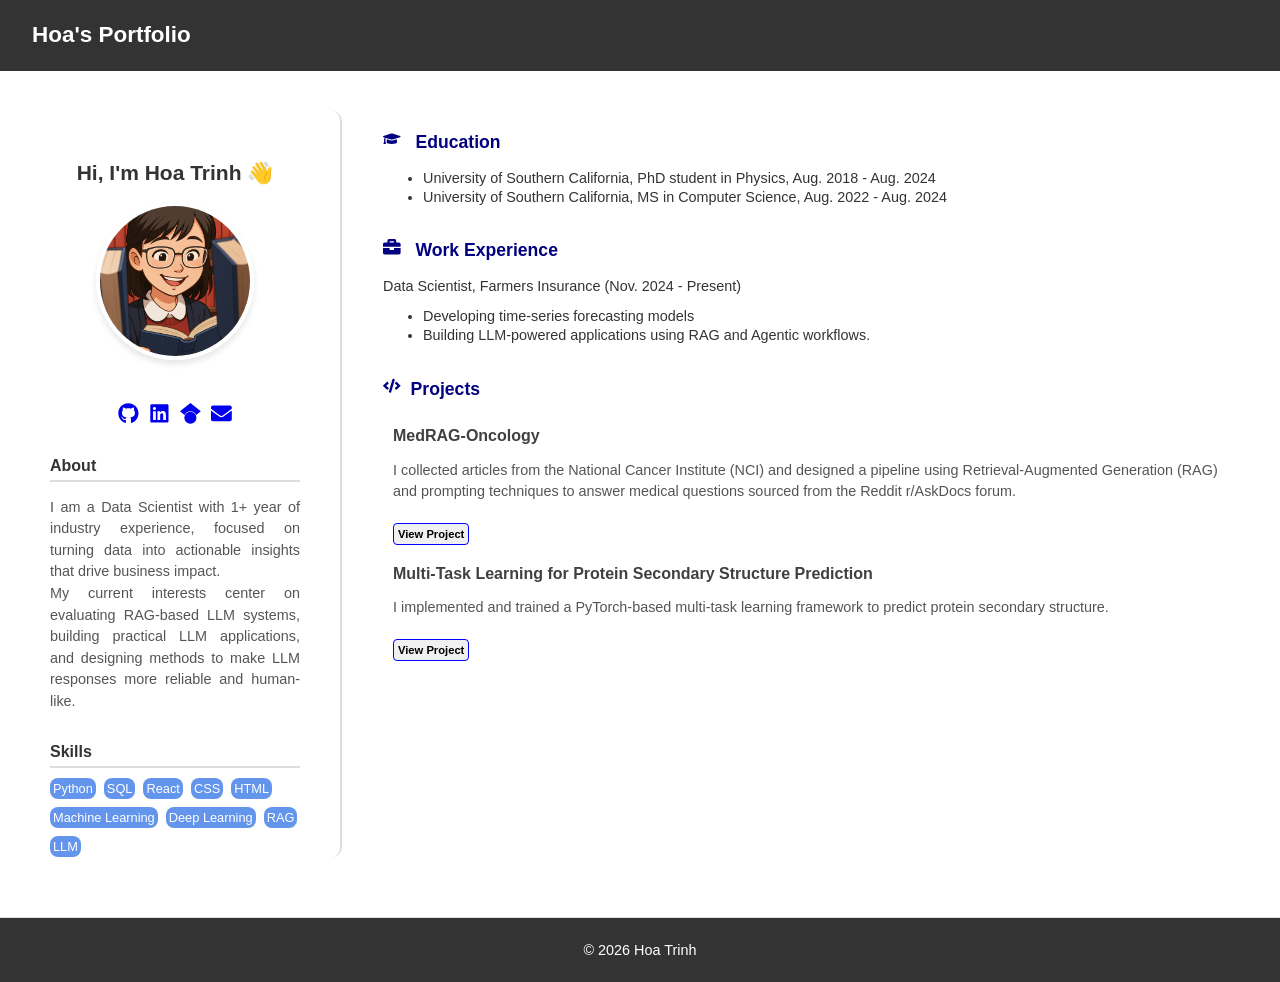
<file: index.html>
<!doctype html>
<html lang="en">
  <head>
    <meta charset="UTF-8" />
    <link rel="icon" type="image/svg+xml" href="/vite.svg" />
    <meta name="viewport" content="width=device-width, initial-scale=1.0" />
    <title>my-portfolio</title>
    <script type="module" crossorigin src="/assets/index-D9BH9rrz.js"></script>
    <link rel="stylesheet" crossorigin href="/assets/index-BWOyVK9M.css">
  </head>
  <body>
    <div id="root"></div>
  </body>
</html>
</file>
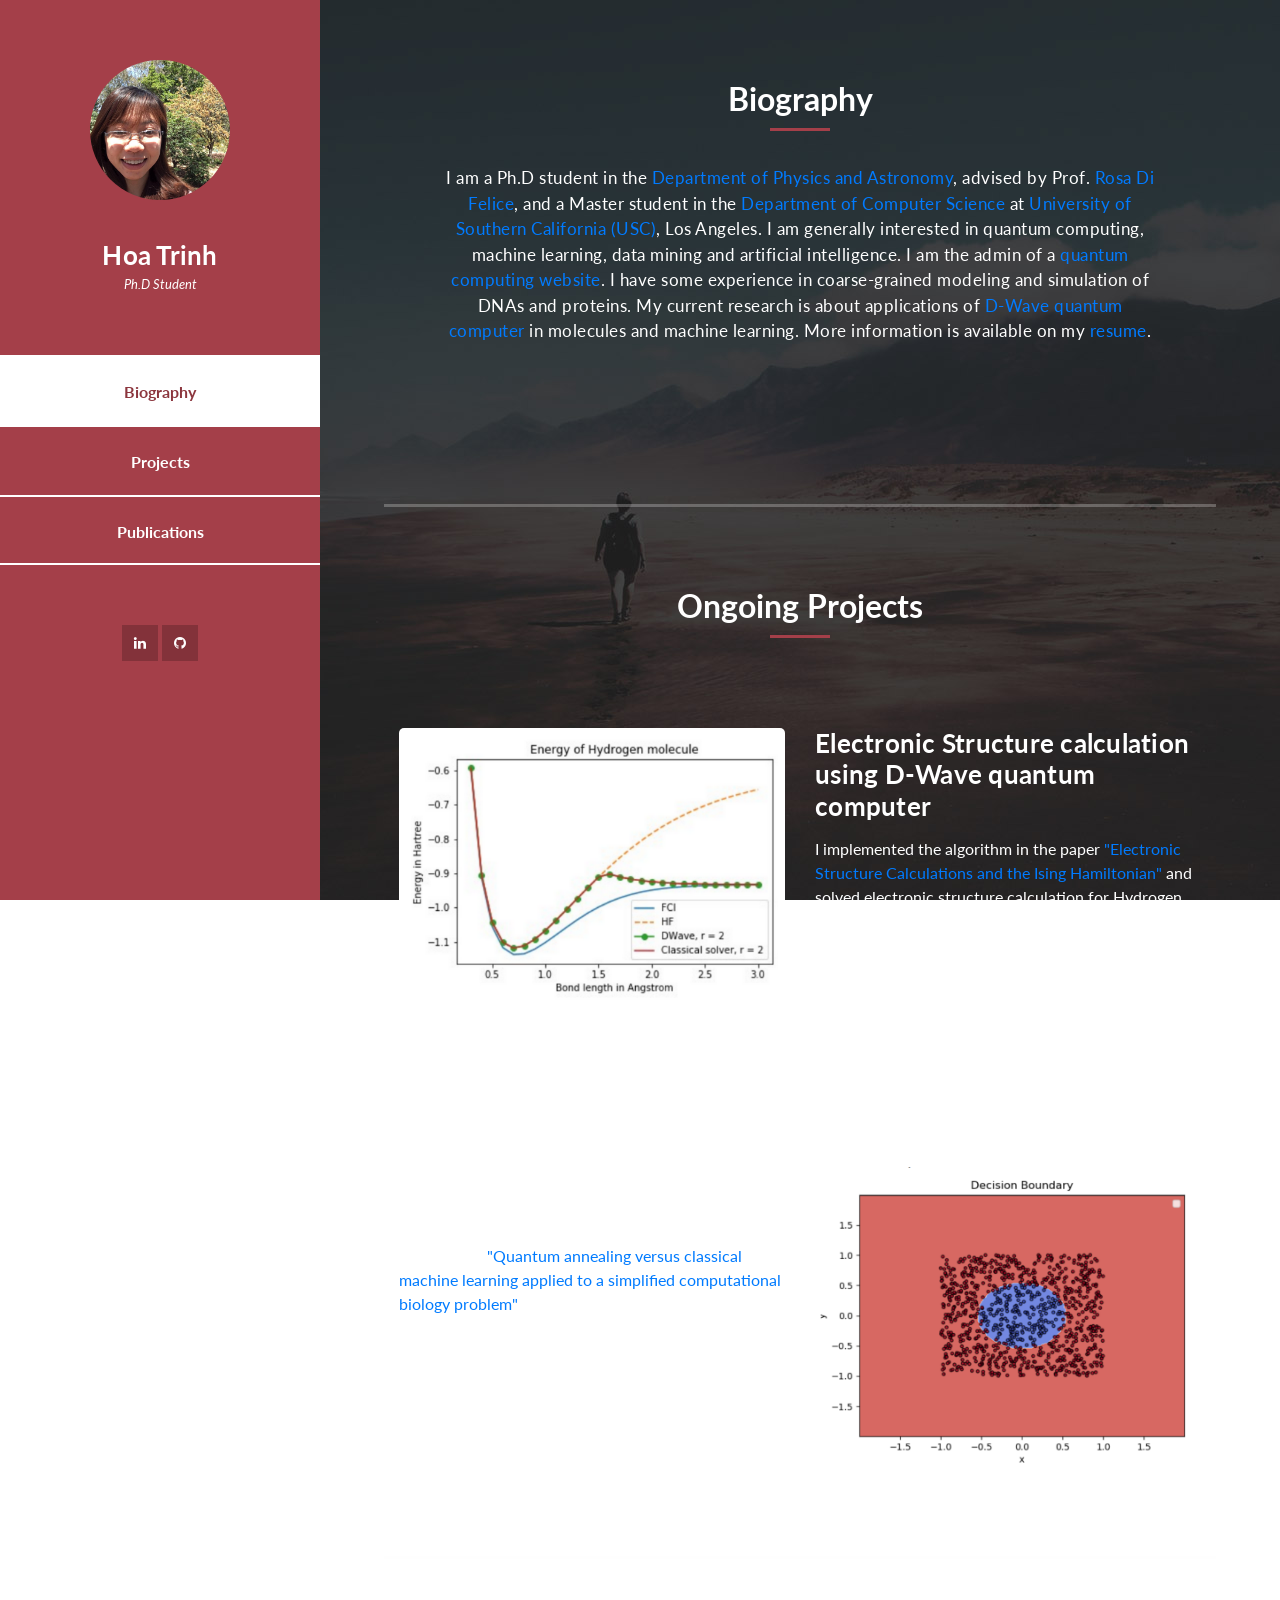
<file: index_v1.html>
<!DOCTYPE html>
<html lang="en">
  <head>
    <meta charset="utf-8" />
    <meta
      name="viewport"
      content="width=device-width, initial-scale=1, shrink-to-fit=no"
    />
    <meta name="description" content="" />
    <meta name="author" content="" />
    <link
      href="https://fonts.googleapis.com/css?family=Lato:100,300,400,700,900"
      rel="stylesheet"
    />

    <title>Hoa Trinh</title>
<!--
Reflux Template
https://templatemo.com/tm-531-reflux
-->
    <!-- Bootstrap core CSS -->
    <link href="vendor/bootstrap/css/bootstrap.min.css" rel="stylesheet" />

    <!-- Additional CSS Files -->
    <link rel="stylesheet" href="assets/css/fontawesome.css" />
    <link rel="stylesheet" href="assets/css/templatemo-style.css" />
    <link rel="stylesheet" href="assets/css/owl.css" />
    <link rel="stylesheet" href="assets/css/lightbox.css" />
  </head>

  <body>
    <div id="page-wraper">
      <!-- Sidebar Menu -->
      <div class="responsive-nav">
        <i class="fa fa-bars" id="menu-toggle"></i>
        <div id="menu" class="menu">
          <i class="fa fa-times" id="menu-close"></i>
          <div class="container">
            <div class="image">
              <a href="#"><img src="assets/images/profile2.jpg" alt="" /></a>
            </div>
            <div class="author-content">
              <h4>Hoa Trinh</h4>
              <span>Ph.D Student</span>
            </div>
            <nav class="main-nav" role="navigation">
              <ul class="main-menu">
                <li><a href="#section1">Biography</a></li>
                <li><a href="#section2">Projects</a></li>
                <li><a href="#section3">Publications</a></li>
              </ul>
            </nav>
            <div class="social-network">
              <ul class="soial-icons">


                <li>
                  <a href="https://www.linkedin.com/in/trinh-l-a37a84154/" target="_blank"><i class="fa fa-linkedin"></i></a>
                </li>

                <li>
                  <a href="https://github.com/hoatrinhusc" target="_blank"><i class="fa fa-github"></i></a>
                </li>
              </ul>
            </div>
          </div>
        </div>
      </div>

      <section class="section about-me" data-section="section1">
        <div class="container">
          <div class="section-heading">
            <h2>Biography</h2>
            <div class="line-dec"></div>
            <br>
            <span>

              I am a Ph.D student in the <a href="https://dornsife.usc.edu/physics/" target="_blank">
              Department of Physics and Astronomy</a>, advised by Prof.
              <a href="https://dornsife.usc.edu/cf/faculty-and-staff/faculty.cfm?pid=1044323" target="_blank"> Rosa Di Felice</a>,
              and a Master student in the <a href="https://www.cs.usc.edu/" target="_blank">
              Department of Computer Science</a> at
              <a href="https://www.usc.edu/" target="_blank"> University of Southern California (USC)</a>, Los Angeles.

              I am generally interested in quantum computing, machine learning, data mining and artificial intelligence.
              I am the admin of a  <a href="https://q4q.usc.edu/" target="_blank">quantum computing website</a>.
              I have some experience in coarse-grained modeling and simulation of DNAs and proteins.
              My current research is about applications of <a href="https://www.dwavesys.com/" target="+blank">
              D-Wave quantum computer</a> in molecules and machine learning.
              More information is available on my <a href="Hoa_CV_2021.pdf" target="_blank">resume</a>.

            </span>

          </div>


        </div>
      </section>

       <section class="section research" data-section="section2">
        <div class="container">
          <div class="section-heading">
            <h2>Ongoing Projects</h2>
            <div class="line-dec"></div>
          </div>
          <div class="left-image-post">
            <div class="row">
              <div class="col-md-6">
                <div class="left-image">
                  <img src="assets/images/h2.png" alt="" />
                </div>
              </div>
              <div class="col-md-6">
                <div class="right-text">
                  <h4>Electronic Structure calculation using D-Wave quantum computer</h4>
                  <p>
                    I implemented the algorithm in the paper <a href="https://pubs.acs.org/doi/10.1021/acs.jpcb.7b10371" target="_blank">
                    "Electronic Structure Calculations and the Ising Hamiltonian" </a> and solved electronic structure calculation
                    for Hydrogen molecule using D-Wave. However, this algorithm suffers from exponential space complexity, which prevents
                    studying larger molecules on the current quantum computer device. I am currently working on improving their algorithm.
                  </p>

                </div>
              </div>
            </div>
          </div>

          <div class="right-image-post">
            <div class="row">
              <div class="col-md-6">
                <div class="left-text">
                  <h4>Imbalanced Classification using D-Wave synthesized data </h4>
                  <p>
                    In the paper <a href="https://www.nature.com/articles/s41534-018-0060-8">
                    "Quantum annealing versus classical machine learning applied to a simplified computational biology problem"</a>,
                    the authors showed that their approach of combining ground states and excited states obtaining by D-Wave
                    produced a better AUC when the classification problem was highly imbalanced. I am interested in using D-Wave to
                    synthesize data for the minority class and improve the accuracy for imbalanced classification.
                  </p>

                </div>
              </div>
              <div class="col-md-6">
                <div class="right-image">
                  <img src="assets/images/decision.png" alt="" />
                </div>
              </div>
            </div>
          </div>
        </div>
      </section>

      <section class="section publications" data-section="section3">
        <div class="container">
          <div class="section-heading">
            <h2>Publications</h2>
            <div class="line-dec"></div>
            <br>
            <span>


              <ol>
                <li>Pengzhi Zhang, Swarnendu Tripathi, <b><u>Hoa Trinh</b></u>, Margaret S Cheung, <b>Opposing
                  Intermolecular Tuning of Ca 2+ Affinity for Calmodulin by Neurogranin and CaMKII Peptides</b>, Biophysical Journal (2017).</li>
                <li>Trinh X. Hoang, <b><u>Hoa Lan Trinh</b></u>, Achille Giacometti, Rudolf Podgornik, Jayanth R. Banavar,
                  and Amos Maritan, Phase diagram of the ground states of DNA condensates, Physical Review E (2015).</li>
              </ol>

            </span>

          </div>

        </div>

      </section>


    </div>

    <!-- Scripts -->
    <!-- Bootstrap core JavaScript -->
    <script src="vendor/jquery/jquery.min.js"></script>
    <script src="vendor/bootstrap/js/bootstrap.bundle.min.js"></script>

    <script src="assets/js/isotope.min.js"></script>
    <script src="assets/js/owl-carousel.js"></script>
    <script src="assets/js/lightbox.js"></script>
    <script src="assets/js/custom.js"></script>
    <script>
      //according to loftblog tut
      $(".main-menu li:first").addClass("active");

      var showSection = function showSection(section, isAnimate) {
        var direction = section.replace(/#/, ""),
          reqSection = $(".section").filter(
            '[data-section="' + direction + '"]'
          ),
          reqSectionPos = reqSection.offset().top - 0;

        if (isAnimate) {
          $("body, html").animate(
            {
              scrollTop: reqSectionPos
            },
            800
          );
        } else {
          $("body, html").scrollTop(reqSectionPos);
        }
      };

      var checkSection = function checkSection() {
        $(".section").each(function() {
          var $this = $(this),
            topEdge = $this.offset().top - 80,
            bottomEdge = topEdge + $this.height(),
            wScroll = $(window).scrollTop();
          if (topEdge < wScroll && bottomEdge > wScroll) {
            var currentId = $this.data("section"),
              reqLink = $("a").filter("[href*=\\#" + currentId + "]");
            reqLink
              .closest("li")
              .addClass("active")
              .siblings()
              .removeClass("active");
          }
        });
      };

      $(".main-menu").on("click", "a", function(e) {
        e.preventDefault();
        showSection($(this).attr("href"), true);
      });

      $(window).scroll(function() {
        checkSection();
      });
    </script>
  </body>
</html>
</file>
<file: assets/index-BWOyVK9M.css>
body{margin:0;padding:0;box-sizing:border-box;font-size:14px}#root{width:100%;margin:0;padding:0}.app-container{font-family:Arial,sans-serif;text-align:center;color:#333}.navbar{background-color:#333;color:#fff;padding-left:2rem;font-size:1.2rem;display:flex;justify-content:space-between;align-items:center;font-weight:700}.footer{text-align:center;padding:10px;background-color:#333;color:#fff;margin-top:20px;border-top:1px solid #ddd;font-size:.9rem}.navbar ul{list-style:none;display:flex;gap:20px;padding-right:20px}.welcome-section{margin-top:50px}.layout-container{display:flex;gap:40px;padding:40px;max-width:1200px;margin:0 auto;align-items:flex-start}.sidebar{width:270px;flex-shrink:0;border-right:2px solid #ddd;padding-right:30px;border-radius:10px;text-align:center;position:sticky;top:20px}.sidebar img{width:150px;height:150px;border-radius:50%;object-fit:cover;margin-bottom:20px;border:4px solid white;box-shadow:0 4px 6px #0000001a}.sidebar-section{margin-top:30px;text-align:left;padding:0 10px}.sidebar-section h3{font-size:1rem;margin-bottom:10px;border-bottom:2px solid #ddd;padding-bottom:5px}.sidebar-section p{line-height:1.5;color:#555;font-size:.9rem;text-align:justify;text-justify:inter-word}.skills-container{display:flex;flex-wrap:wrap;gap:8px}.skill-tag{background-color:#6495ed;color:#fff;padding:3px;border-radius:8px;font-size:.8rem;font-weight:500}.main-content{flex-grow:1}.item{padding:1px;margin-bottom:0;text-align:left}.item h3{color:navy;font-size:1.1rem}.social-links{display:flex;justify-content:center;gap:10px;margin-top:20px}.social-icon{font-size:1.3rem}.item ul li,.item p{margin-bottom:3px;font-size:.9rem}.project-card{background-color:#fff;padding:10px}.project-card h3{margin:0 0 10px;color:#404040;font-size:1rem}.project-card p{color:#555;font-size:.9rem;line-height:1.5;margin-bottom:20px;flex-grow:1}.project-card button{border:1px solid blue;padding:4px;border-radius:4px;font-weight:600;color:#000;background-color:#f0f0f0;font-size:.7rem}@media(max-width:768px){.layout-container{flex-direction:column}.sidebar{width:100%;position:static}}
</file>
<file: assets/css/templatemo-style.css>
/*

Reflux Template

https://templatemo.com/tm-531-reflux

*/

@import url(fontawesome.css);
@import url("https://fonts.googleapis.com/css?family=Lato:100,300,400,700,900");
body {
    font-family: 'Lato', sans-serif;
}

#page-wraper {
    background: url(../images/page-bg.jpg) no-repeat center center fixed;
    -webkit-background-size: cover;
    -moz-background-size: cover;
    -o-background-size: cover;
    background-size: cover;
    width: 100%;
}


/* Basic */

body {
    overflow-x: hidden;
}

input,
select,
textarea {
    outline: none;
}

a,
a:hover {
    text-decoration: none;
}

p {
    font-size: 16px;
    line-height: 24px;
    color: #fff;
}

h4 {
    font-size: 26px;
    font-weight: 700;
    color: #fff;
    letter-spacing: 0.25px;
}

img {
    width: 100%;
    overflow: hidden;
}

ul {
    padding: 0;
    margin: 0;
    list-style: none;
}

ul li {
    display: inline-block;
}

html {
    -webkit-box-sizing: border-box;
    -moz-box-sizing: border-box;
    box-sizing: border-box;
}

*,
*:before,
*:after {
    -webkit-box-sizing: inherit;
    -moz-box-sizing: inherit;
    box-sizing: inherit;
}

.clearfix {
    zoom: 1;
}

.clearfix:before,
.clearfix:after {
    content: "";
    display: table;
}

.clearfix:after {
    clear: both;
}

.container {
    margin: 0 auto;
}

.main-nav {
    text-align: center;
}

.main-nav li:last-child a {
    border-bottom: 2px solid #fff;
}

.main-nav li {
    display: block;
}

.main-nav li a {
    height: 70px;
    line-height: 70px;
    display: inline-block;
    font-size: 16px;
    font-weight: 700;
    color: #fff;
    width: 100%;
    transition: all 0.5s;
    border-top: 2px solid #fff;
}

.main-nav li:hover a,
.main-nav li.active a {
    background: #fff;
    color: #8c363e;
}

/* Sidebar Menu */

.menu .image {
    margin-top: 60px;
}

.menu .image img {
    width: 140px;
    height: 140px;
    border-radius: 50%;
    text-align: center;
}

.menu .author-content {
    margin: 40px 0px 60px 0px;
}

.menu .author-content h4 {
    margin-bottom: 0px;
}

.menu .author-content span {
    font-size: 13px;
    font-style: italic;
    color: #fff;
}

.menu .social-network {
    margin-top: 60px;
}

.menu .social-network ul li {
    margin: 0 3px;
}

.menu .social-network ul li a {
    width: 40px;
    height: 40px;
    display: inline-block;
    text-align: center;
    line-height: 40px;
    background-color: rgba(0, 0, 0, 0.2);
    color: #fff;
    font-size: 14px;
    transition: all 0.5s;
}

.menu .social-network ul li a:hover {
    background-color: #fff;
    color: #a43f49;
}

.menu .copyright-text {
    position: relative;
    margin-top: 60px;
}

.menu .copyright-text p {
    border-top: 1px solid rgba(250, 250, 250, 0.1);
    display: inline-block;
    width: 100%;
    padding-left: 30px;
    padding-right: 30px;
    padding-top: 30px;
    font-size: 13px;
}

.menu:before,
.menu:after {
    content: "";
    display: table;
}

.menu:after {
    clear: both;
}

.menu a {
    text-decoration: none;
    color: inherit;
}

.menu {
    text-align: center;
}

.menu::-webkit-scrollbar {
    display: none;
}

.menu {
    left: 10%;
  -webkit-transition: -webkit-transform 233ms cubic-bezier(0, 0, 0.21, 1);
  -webkit-overflow-scrolling: touch;
  background-color: #a43f49;
  box-sizing: border-box;
  height: 100vh;  
  max-height: 100vh !important;
  max-width: 80vw !important;
  min-width: 45px !important;
  outline: none;
  overflow-x: hidden !important;
  overflow-y: auto !important;
  padding: 0;
  position: fixed !important;
  top: calc(0px);  
  width: 20%;
  will-change: transform;
  z-index: 9999 !important;
}

.menu-toggle {
  color: #fff;
  cursor: pointer;
  font-size: 25px;
  position: fixed;
  right: 25px;
  top: 25px;
}

#menu-toggle {
    z-index: 999;
    cursor: pointer;
    position: fixed;
    top: 0;
    left: 0;
    color: #a43f49;
    background-color: #fff;
    width: 60px;
    height: 60px;
    text-align: center;
    display: inline-block;
    line-height: 60px;
}

.menu-close {
  cursor: pointer;
}

#menu-close {
    cursor: pointer;
    text-align: right;
    color: #a43f49;
    background-color: #fff;
    width: 100%;
    height: 60px;
    text-align: center;
    display: inline-block;
    line-height: 60px;
}


/* Section */

.section {
    color: #fff;
    width: 55%;
    right: 10%;
    left: 35%;
    position: relative;
    min-height: /*100*/40vh;
    padding-bottom: 80px;
    border-bottom: 3px solid rgba(250, 250, 250, 0.25);
}

.section-heading {
    text-align: center;
    padding: 80px 45px;
}

.section-heading h2 {
    font-size: 32px;
    font-weight: 700;
    color: #fff;
}

.section-heading .line-dec {
    width: 60px;
    height: 3px;
    background-color: #a43f49;
    margin: 10px auto;
}

.section-heading span {
    margin-top: 5px;
    font-size: /*16*/17px;
    color: #fff;
    letter-spacing: 0.5px;
}


/* Buttons */

.white-button a {
    display: inline-block;
    padding: 12px 20px;
    background-color: #fff;
    color: #a43f49;
    font-size: 13px;
    font-weight: 800;
    letter-spacing: 0.5px;
    text-transform: uppercase;
    transition: all 0.5s;
}

.white-button a:hover {
    background-color: #a43f49;
    color: #fff;
}

button {
    display: inline-block;
    padding: 10px 20px;
    background-color: #fff;
    color: #a43f49;
    font-size: 12px;
    font-weight: 800;
    letter-spacing: 0.5px;
    text-transform: uppercase;
    transition: all 0.5s;
    border: none;
    outline: none;
    cursor: pointer;
}

button:hover {
    outline: none;
    background-color: #a43f49;
    color: #fff;
}


/* Left & Right Post */

.right-image-post {
    margin-top: 60px;
    padding-top: 60px;
    border-top: 2px solid rgba(250, 250, 250, 0.1);
}

.left-image img,
.right-image img {
    border-radius: 5px;
}

.right-image-post h4,
.left-image-post h4 {
    margin-top: 30px;
}

.right-image-post p,
.left-image-post p {
    margin-top: 20px;
}

.right-image-post .white-button,
.left-image-post .white-button {
    margin-top: 30px;
}


/* Services */

.my-services .col-md-6 {
    padding-left: 5px;
    padding-right: 5px;
}

.service-item {
    margin-bottom: 10px;
    padding: 50px;
    background-color: rgba(250, 250, 250, 0.1);
    transition: all 0.5s;
}

.service-item h4 {
    transition: all 0.5s;
}

.service-item p {
    transition: all 0.5s;
}

.service-item:hover {
    background-color: rgba(250, 250, 250, 1);
}

.service-item:hover h4 {
    color: #1e1e1e;
}

.service-item:hover p {
    color: #4a4a4a;
}

.service-item .service-icon {
    width: 70px;
    height: 70px;
    display: inline-block;
    margin-bottom: 30px;
    background-size: cover;
    background-repeat: no-repeat;
    transition: all 0.5s;
}

.service-item .first-service-icon {
    background-image: url(../images/first-white-icon.png);
}

.service-item:hover .first-service-icon {
    background-image: url(../images/first-main-icon.png);
}

.service-item .second-service-icon {
    background-image: url(../images/second-white-icon.png);
}

.service-item:hover .second-service-icon {
    background-image: url(../images/second-main-icon.png);
}

.service-item .third-service-icon {
    background-image: url(../images/third-white-icon.png);
}

.service-item:hover .third-service-icon {
    background-image: url(../images/third-main-icon.png);
}

.service-item .fourth-service-icon {
    background-image: url(../images/fourth-white-icon.png);
}

.service-item:hover .fourth-service-icon {
    background-image: url(../images/fourth-main-icon.png);
}


/* My Work */

section.my-work .section-heading {
    text-align: center;
    padding: 80px 45px 50px 45px;
}

.isotope-wrapper {
    position: relative;
    width: 100%;
    margin: auto;
}

.isotope-toolbar input[type="radio"] {
    display: none;
}

.isotope-toolbar span {
    text-transform: capitalize;
    display: inline-block;
    margin-right: 15px;
    padding-bottom: 3px;
    font-size: 15px;
    font-weight: 700;
    border-bottom: 2px solid transparent;
    transform: ease-in-out 0.5s;
    cursor: pointer;
}

.isotope-toolbar input[type="radio"]:checked + span {
    color: #a43f49;
    border-bottom: 2px solid #a43f49;
}

.isotope-box {
    position: relative;
    width: 100%;
}

.isotope-toolbar {
    text-align: center;
    margin: 10px;
}

.isotope-toolbar p {
    border-top: 1px solid #fff;
    padding-top: 15px;
}

.isotope-toolbar a {
    color: #fff;
}

.isotope-item {
    position: relative;
    width: 48%;
    margin: 1%;
    border-bottom: 2px solid rgba(250,250,250,0.1);
    padding-bottom: 30px;
    margin-bottom: 30px;
}

.isotope-item img {
    top: 0;
    left: 0;
    width: 100%;
    height: 100%;
    border-radius: 5px;
}

.lazyload {
    background: #f7f7f7;
}

.lazyloading {
    background: #f7f7f7 url(//afarkas.github.io/lazysizes/assets/imgs/loader.gif) no-repeat center;
    min-height: 60px;
}

figure.snip1321 {
  overflow: hidden;
  text-align: center;
  -webkit-perspective: 50em;
  perspective: 50em;
}
figure.snip1321 * {
  -webkit-box-sizing: padding-box;
  box-sizing: padding-box;
  -webkit-transition: all 0.2s ease-out;
  transition: all 0.2s ease-out;
}
figure.snip1321 figcaption {
  top: 50%;
  left: 20px;
  right: 20px;
  position: absolute;
  opacity: 0;
  z-index: 1;
}
figure.snip1321 h4 {
    margin-top: 15px;
  margin-bottom: 5px;
  color: #232323;
}
figure.snip1321 span {
    font-size: 14px;
    font-style: italic;
    display: block;
    color: #7a7a7a;
}
figure.snip1321 i {
  position: relative!important;
  font-size: 18px;
  background-color: #a43f49;
  width: 40px;
  height: 40px;
  display: inline-block;
  text-align: center;
  line-height: 40px;
  border-radius: 5px;
  color: #fff;
}
figure.snip1321:after {
  background-color: #ffffff;
  position: absolute;
  content: "";
  display: block;
  top: 20px;
  left: 20px;
  right: 20px;
  bottom: 20px;
  -webkit-transition: all 0.4s ease-in-out;
  transition: all 0.4s ease-in-out;
  -webkit-transform: rotateX(-90deg);
  transform: rotateX(-90deg);
  -webkit-transform-origin: 50% 50%;
  -ms-transform-origin: 50% 50%;
  transform-origin: 50% 50%;
  opacity: 0;
}
figure.snip1321 a {
  left: 0;
  right: 0;
  top: 0;
  bottom: 0;
  z-index: 1;
}
figure.snip1321:hover figcaption,
figure.snip1321.hover figcaption {
  -webkit-transform: translateY(-50%);
  transform: translateY(-50%);
  opacity: 1;
  -webkit-transition-delay: 0.2s;
  transition-delay: 0.2s;
}
figure.snip1321:hover:after,
figure.snip1321.hover:after {
  -webkit-transform: rotateX(0);
  transform: rotateX(0);
  opacity: 0.9;
}


/* Contact Me */

section.contact-me {
    border-bottom: none;
}

#contact input {
    background-color: rgba(250,250,250,0.1);
    border: 1px solid rgba(250,250,250,1);
    border-radius: 0px;
    margin-bottom: 30px;
    color: #fff;
    font-size: 14px;
    height: 40px;
    line-height: 40px;
    width: 100%;
    padding-left: 15px;
}

#contact input:focus {
    outline: none;
    box-shadow: none;
}

#contact textarea {
    background-color: rgba(250,250,250,0.1);
    border: 1px solid rgba(250,250,250,1);
    border-radius: 0px;
    margin-bottom: 30px;
    color: #fff;
    font-size: 14px;
    height: 180px;
    max-height: 220px;
    line-height: 40px;
    width: 100%;
    padding-left: 15px;
}

#contact textarea:focus {
    outline: none;
    box-shadow: none;
}

#contact {
    text-align: center;
}

@media screen and (max-width: 1680px) {
    .menu {
        left: 5%;
    }

    .section {
        color: #fff;
        width: 65%;
        right: 5%;
        left: 30%;
    }
}

@media screen and (max-width: 1680px) and (min-width: 846px) { 
    .menu .social-network ul li a {
        width: 36px;
        height: 36px;
        line-height: 36px;
    }

    .menu .social-network ul li {
        margin: 0;
    }

    .menu .image {
        margin-top: 60px;
    }
}

@media screen and (max-width: 1280px) {
    .menu {
        left: 0%;
    }

    .right-image-post h4,
    .left-image-post h4 {
        margin-top: 0px;
    }

    .right-image-post p,
    .left-image-post p {
        margin-top: 15px;
    }

    .right-image-post .white-button,
    .left-image-post .white-button {
        margin-top: 25px;
    }

}

.menu .container {
    padding-left: 0;
    padding-right: 0;
}

@media screen and (max-width: 1280px) and (min-width: 846px) {
    .menu {
        width: 25%;
    }
}

#menu-toggle,
#menu-close {
    display: none;
}  

@media screen and (max-width: 845px) {        
    #menu-toggle,
    #menu-close {
        display: inline-block;
    }    

    .menu {        
        width: 320px;
        -webkit-transform: translateX(-100%) !important;
        transform: translateX(-100%) !important;
        transition: -webkit-transform 233ms cubic-bezier(0, 0, 0.21, 1);
        transition: transform 233ms cubic-bezier(0, 0, 0.21, 1);
        transition: transform 233ms cubic-bezier(0, 0, 0.21, 1), -webkit-transform 233ms cubic-bezier(0, 0, 0.21, 1);
    }

    .menu .image {
        margin-top: 40px;        
    }

    .menu .image img {
        width: 120px;
        height: 120px;
    }

    .menu .author-content {
        margin: 20px 0px 40px 0px;
    }

    .menu .container {
        padding-left: 15px;
        padding-right: 15px;
    }

    .menu.open {
        display: inline-block;
        -webkit-transform: translateX(0) !important;
                transform: translateX(0) !important;
    }

    .responsive-nav {
        display: inline-block;
    }
    .section {
        width: 94%;
        right: 3%;
        left: 3%;
    }
    .isotope-item {
        width: 94%;
        margin: 3%;
    }
    .left-image-post img {
        margin-bottom: 30px;
    }
    .right-image-post img {
        margin-top: 30px;
    }
    .isotope-item {
        border-bottom: none;
        text-align: center;
    }
    .isotope-toolbar {
        margin-bottom: 20px;
    }
}
</file>
